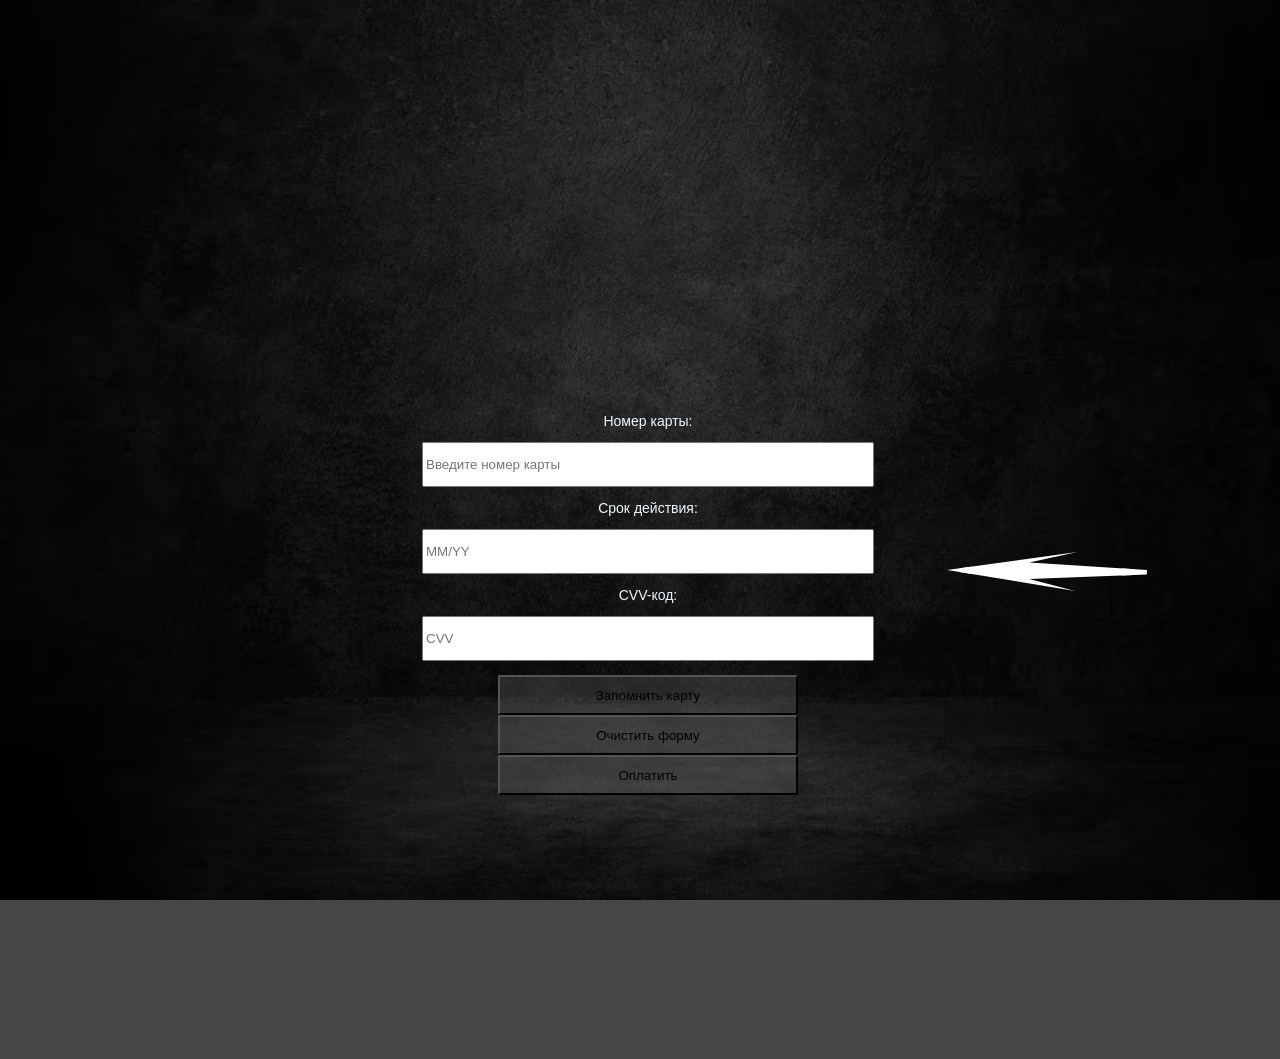
<file: index.html>
<!DOCTYPE html>
<html lang="ru">



<head>
    <meta charset="UTF-8">
    <meta name="viewport" content="width=device-width, initial-scale=1.0">
    <title>Видео и Фото</title>
    <link rel="stylesheet" href="styles.css">
</head>

<body>
    <img class="background" src="background.jpg">
    <video id="firstVideo" muted autoplay class="video__item" src="firstVideo.MOV"></video>
    <video id="secondVideo" loop muted autoplay class="video__item2" src="secondVideo.MOV">
    </video>


    <!-- Форма для ввода данных карты -->
    <div id="myIdDiv">
    </div>
    <div id="card-form" class="hidden">
        <form id="credit-card-form">
            <label for="card-number">Номер карты:</label>
            <br>
            <input type="text" id="card-number" placeholder="Введите номер карты" maxlength="22">
            <br>
            <label for="expiry-date">Срок действия:</label>
            <br>
            <input type="text" id="expiry-date" placeholder="MM/YY" maxlength="5">
            <br>
            <label for="cvv">CVV-код:</label>
            <br>
            <input type="text" id="cvv" placeholder="CVV" maxlength="3">
            <br>
            <button id="remember-card">Запомнить карту</button>

            <button id="clear-form">Очистить форму</button>

            <button id="submit-form">Оплатить</button>
        </form>
    </div>
    <img id="hoveredImage" class="darkTheme" src="hoveredImage.jpg" alt="Темный" />

    <script src="script.js"></script>

</body>

</html>
</file>
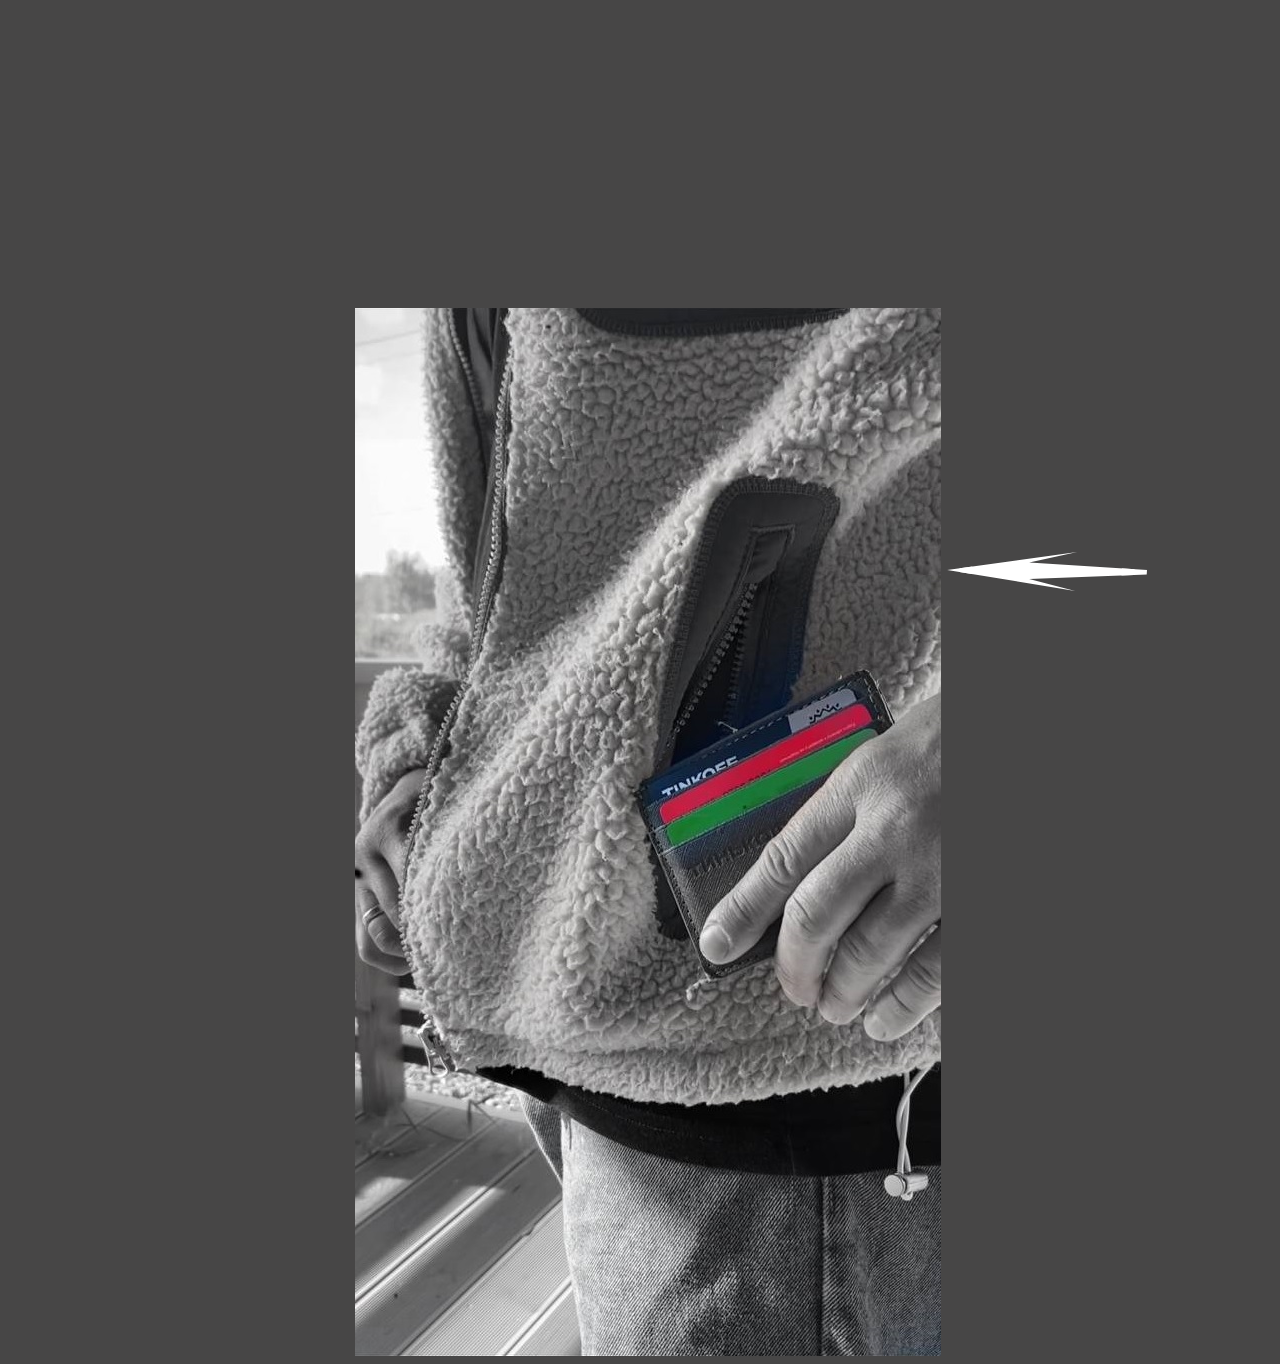
<file: base.html>
<!DOCTYPE html>
<html lang="ru">
<head>
    <meta charset="UTF-8">
    <meta name="viewport" content="width=device-width, initial-scale=1.0">
    <title>Test card interactive</title>
    <link rel="stylesheet" href="styles.css">
</head>
<body>
    <video id="firstVideo" autoplay muted>
        <source src="firstVideo.MOV" type="video/MOV">
    </video>

    <div id="myIdDiv">
        Выбрать тип оплаты
    </div>

    <video id="secondVideo" autoplay loop muted>
        <source src="secondVideo.MOV" type="video2/MOV">
    </video>

    <img id="hoveredImage" src="hoveredImage.jpg" alt="Фото">

    <script src="script.js"></script>
</body>
</html>
</file>
<file: styles.css>
body {
    display: flex;
    align-items: center;
    flex-direction: column;
    height: 100%;
    width: 100%;
    line-height: 1;
    font-size: 14px;
    background-color: rgb(71, 70, 70);
    color: aliceblue;
    font-family: Arial, Helvetica, sans-serif;
    overflow: hidden;
}

.background {
    position: absolute;
    width: 100%;
    height: 100%;
    left: 0;
    top: 0;
    z-index: -1;
}

.video {
    position: relative;
}

.video__item2 {
    display: none;
}

.darkTheme {
    display: none;
    width: 720px;
    height: 1280px;
}

/* по умолчанию все скрыто */

#myIdDiv {
    display: flex;
    justify-content: center;
    align-items:flex-end;
    clip-path: polygon(65% 38%, 41% 45%, 100% 50%, 100% 53%, 41% 56%, 64% 64%, 0% 50%);
    position: absolute;
    cursor: pointer;
    height: 100px;
    width: 150px;
    top: 55%;
    left: 74%;
    background-color: rgb(255, 255, 255);
    border-radius: 50%;
    border: 25px solid #ffffff;
    transition: 2s;
}


#myIdDiv:hover,
#myIdDiv:focus {
    color: black;
    text-decoration: none;
    cursor: pointer;
    opacity: 1;
}

/* Видео как фон css */

#card-form {
    /* display: flex;
    flex-direction: column;
    align-items: center;
    flex-wrap: wrap; */

    padding: 10%;
    margin: 10%;
}


#credit-card-form {
    display: flex;
    align-items: center;
    flex-wrap: wrap;
    flex-direction: column;

}

input {
    width: 444px;
    height: 39px;
}

button {
    border-radius: 2px;
    background-color: rgba(116, 116, 115, 0.292);
    height: 40px;
    width: 300px;
}

/* .hidden {
    display: none;
} */
</file>
